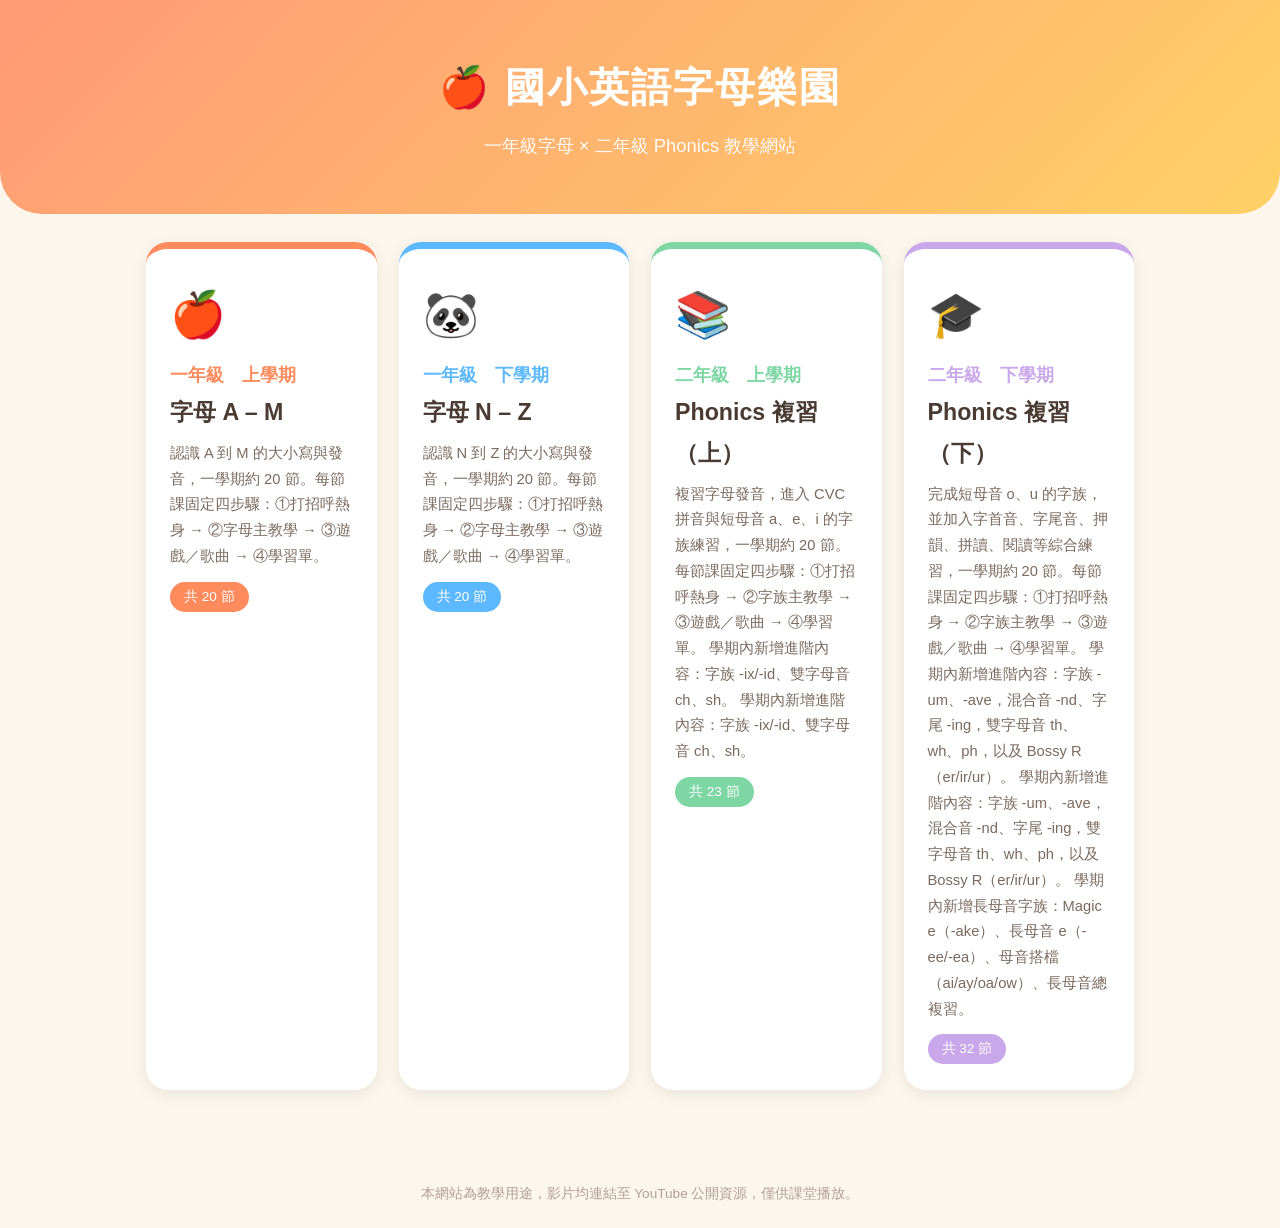
<file: index.html>
<!DOCTYPE html>
<html lang="zh-Hant">
<head>
  <meta charset="UTF-8">
  <meta name="viewport" content="width=device-width, initial-scale=1.0">
  <title>國小英語字母樂園</title>
  <link rel="stylesheet" href="style.css">
</head>
<body>
  <header class="hero">
    <h1>🍎 國小英語字母樂園</h1>
    <p id="subtitle"></p>
  </header>
  <main>
    <section class="module-grid" id="moduleGrid"></section>
  </main>
  <footer id="footer"></footer>
  <script src="lessons.js"></script>
  <script>
    document.getElementById('subtitle').textContent = SITE.subtitle;
    document.getElementById('footer').textContent = SITE.footer;
    const grid = document.getElementById('moduleGrid');
    MODULES.forEach(function (m) {
      const card = document.createElement('a');
      card.className = 'module-card';
      card.href = 'module.html?m=' + m.id;
      card.style.setProperty('--c', m.color);
      card.innerHTML =
        '<div class="module-emoji">' + m.emoji + '</div>' +
        '<h2>' + m.grade + '　' + m.semester + '</h2>' +
        '<h3>' + m.title + '</h3>' +
        '<p>' + m.description + '</p>' +
        '<span class="lesson-count">共 ' + m.lessons.length + ' 節</span>';
      grid.appendChild(card);
    });
  </script>
</body>
</html>
</file>
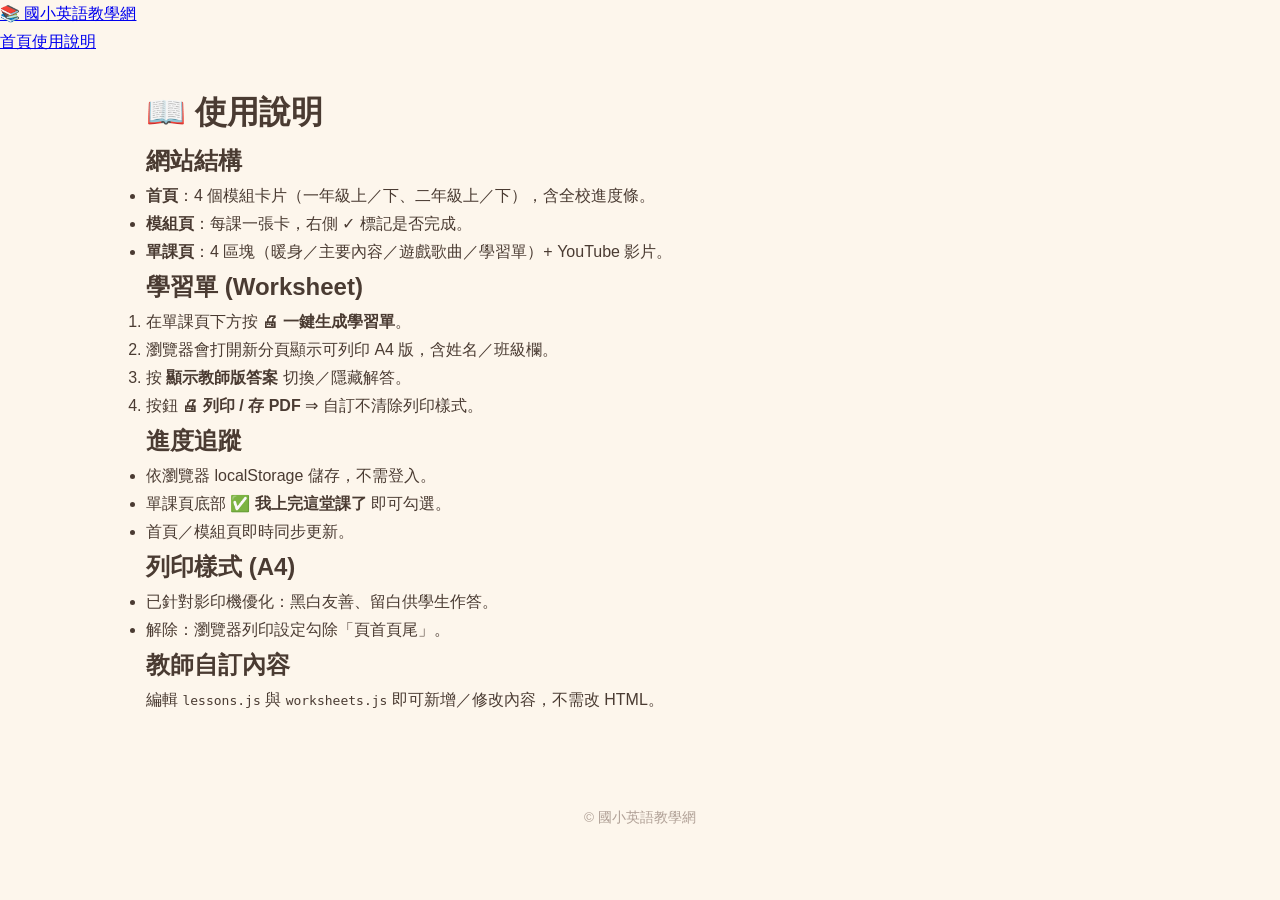
<file: howto.html>
<!DOCTYPE html><html lang="zh-Hant"><head>
<meta charset="UTF-8"><meta name="viewport" content="width=device-width,initial-scale=1">
<title>使用說明 - 國小英語教學網</title>
<link rel="stylesheet" href="style.css"></head><body>
<header class="topbar"><a class="brand" href="index.html">📚 國小英語教學網</a>
<nav><a href="index.html">首頁</a><a href="howto.html">使用說明</a></nav></header>
<main class="container">
<h1>📖 使用說明</h1>
<h2>網站結構</h2>
<ul>
<li><b>首頁</b>：4 個模組卡片（一年級上／下、二年級上／下），含全校進度條。</li>
<li><b>模組頁</b>：每課一張卡，右側 ✓ 標記是否完成。</li>
<li><b>單課頁</b>：4 區塊（暖身／主要內容／遊戲歌曲／學習單）+ YouTube 影片。</li>
</ul>
<h2>學習單 (Worksheet)</h2>
<ol>
<li>在單課頁下方按 <b>🖨 一鍵生成學習單</b>。</li>
<li>瀏覽器會打開新分頁顯示可列印 A4 版，含姓名／班級欄。</li>
<li>按 <b>顯示教師版答案</b> 切換／隱藏解答。</li>
<li>按鈕 <b>🖨 列印 / 存 PDF</b> ⇒ 自訂不清除列印樣式。</li>
</ol>
<h2>進度追蹤</h2>
<ul>
<li>依瀏覽器 localStorage 儲存，不需登入。</li>
<li>單課頁底部 <b>✅ 我上完這堂課了</b> 即可勾選。</li>
<li>首頁／模組頁即時同步更新。</li>
</ul>
<h2>列印樣式 (A4)</h2>
<ul>
<li>已針對影印機優化：黑白友善、留白供學生作答。</li>
<li>解除：瀏覽器列印設定勾除「頁首頁尾」。</li>
</ul>
<h2>教師自訂內容</h2>
<p>編輯 <code>lessons.js</code> 與 <code>worksheets.js</code> 即可新增／修改內容，不需改 HTML。</p>
</main><footer class="footer">© 國小英語教學網</footer>
<script src="progress.js"></script></body></html>
</file>
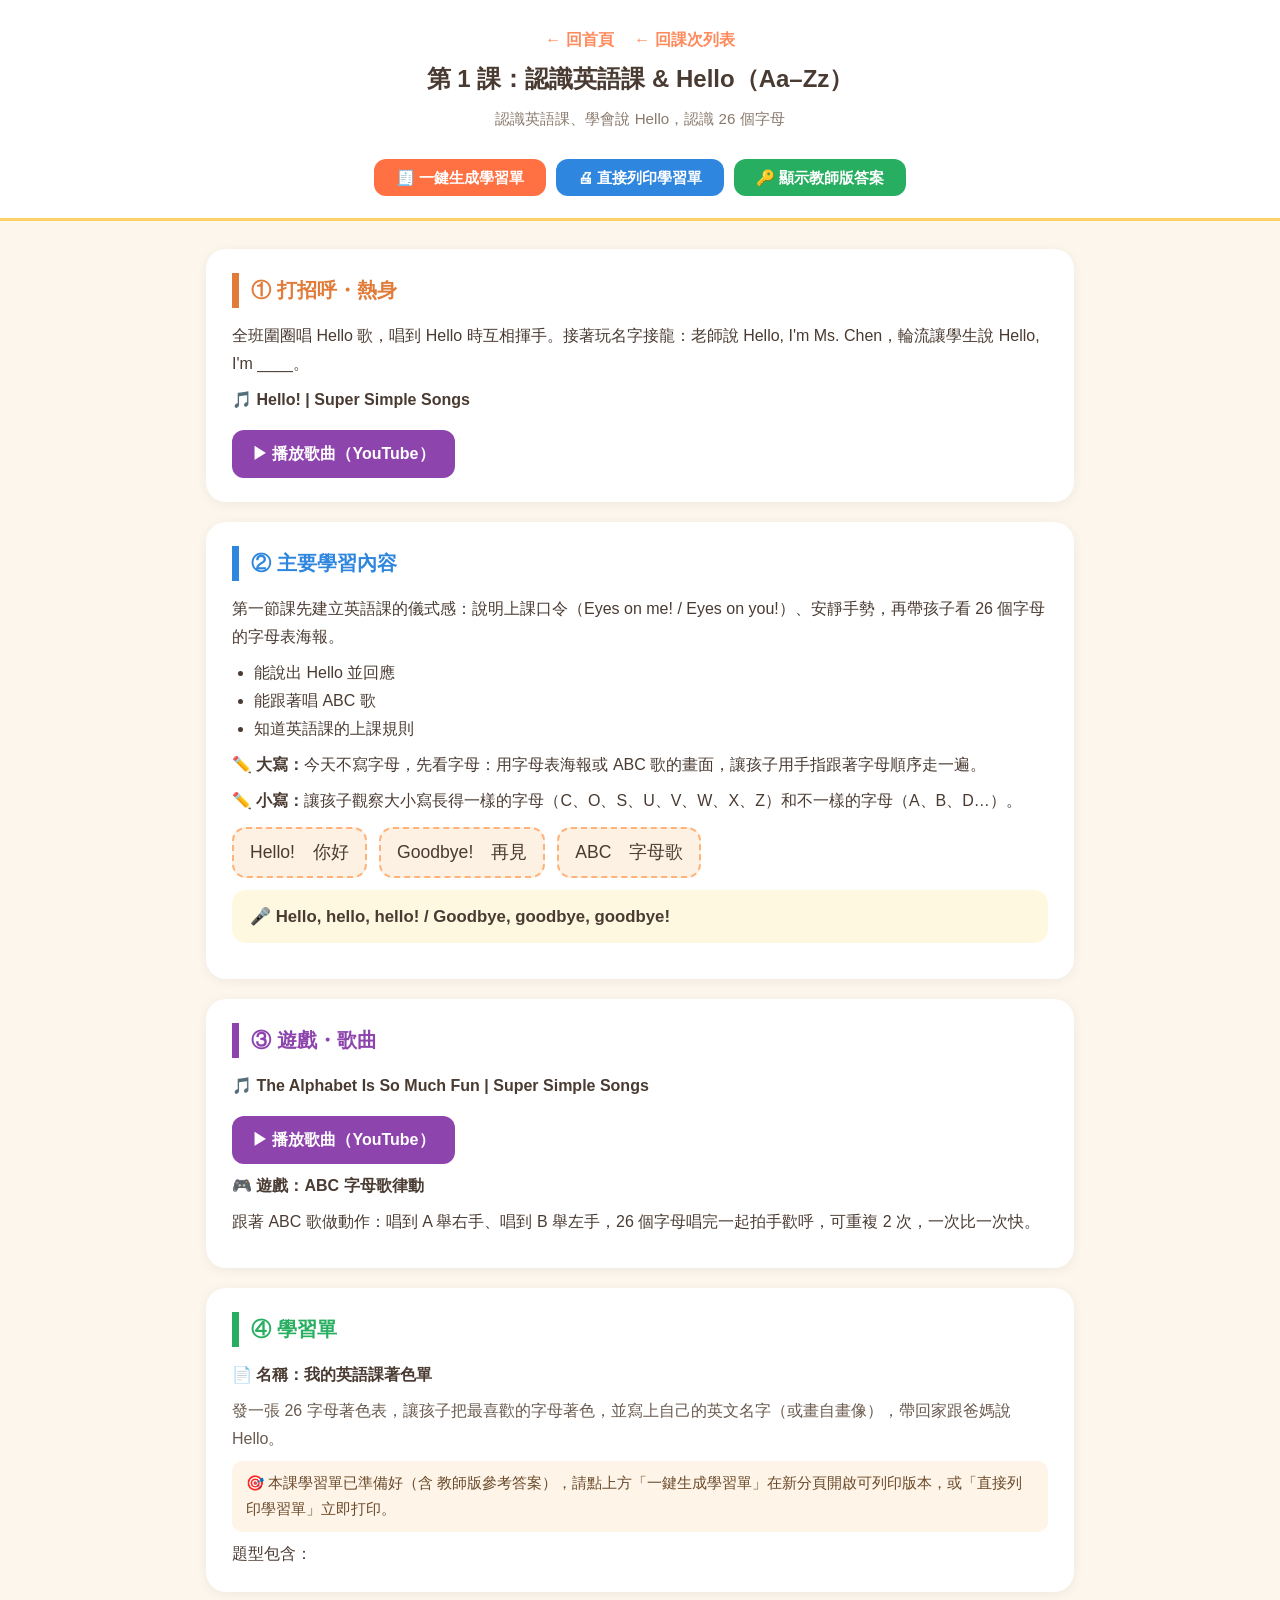
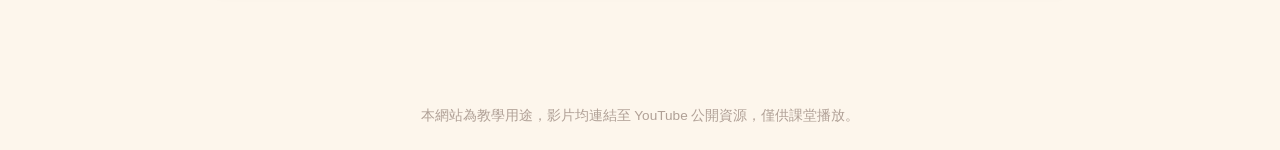
<file: lesson.html>
<!DOCTYPE html>
<html lang="zh-Hant">
<head>
  <meta charset="UTF-8">
  <meta name="viewport" content="width=device-width, initial-scale=1.0">
  <title>單課頁面</title>
  <link rel="stylesheet" href="style.css">
</head>
<body>
  <header class="page-header">
    <a class="back" href="index.html">← 回首頁</a>
    <a class="back" id="backModule" href="#">← 回課次列表</a>
    <h1 id="lTitle"></h1>
    <p id="lFocus"></p>
    <div class="lesson-tools" id="lessonTools">
      <button class="ws-btn ws-preview" id="btnPreviewWS" type="button">🧾 一鍵生成學習單</button>
      <button class="ws-btn ws-print" id="btnPrintWS" type="button">🖨 直接列印學習單</button>
      <button class="ws-btn ws-toggle" id="btnShowAnswers" type="button" aria-expanded="false">🔑 顯示教師版答案</button>
    </div>
  </header>
  <main class="lesson-body">
    <section class="block block-warmup">
      <h2>① 打招呼・熱身</h2>
      <div id="warmup"></div>
    </section>
    <section class="block block-main">
      <h2>② 主要學習內容</h2>
      <div id="main"></div>
    </section>
    <section class="block block-song">
      <h2>③ 遊戲・歌曲</h2>
      <div id="song"></div>
    </section>
    <section class="block block-worksheet">
      <h2>④ 學習單</h2>
      <div id="worksheet"></div>
      <pre id="wsPreview" class="ws-preview-box" style="display:none;"></pre>
      <pre id="wsAnswers" class="ws-answers-box" style="display:none;"></pre>
    </section>
  </main>
  <footer id="footer"></footer>
  <script src="progress.js"></script>
  <script src="worksheets.js"></script>
  <script src="lessons.js"></script>
  <script>
    function esc(s) { return String(s == null ? '' : s); }
    function songHtml(s) {
      if (!s || !s.url) return '';
      return '<p>🎵 <strong>' + esc(s.name) + '</strong></p>' +
        '<a class="song-btn" href="' + esc(s.url) + '" target="_blank" rel="noopener">▶ 播放歌曲（YouTube）</a>';
    }
    var params = new URLSearchParams(location.search);
    var m = MODULES.find(function (x) { return x.id === params.get('m'); }) || MODULES[0];
    var l = m.lessons.find(function (x) { return x.id === params.get('l'); }) || m.lessons[0];

    document.getElementById('lTitle').textContent = l.no + '：' + l.title + (l.tag ? '（' + l.tag + '）' : '');
    document.getElementById('lFocus').textContent = l.focus;
    document.getElementById('backModule').href = 'module.html?m=' + m.id;
    document.getElementById('footer').textContent = SITE.footer;

    var w = l.warmup || {};
    document.getElementById('warmup').innerHTML =
      '<p>' + esc(w.activity) + '</p>' +
      (w.song ? songHtml(w.song) : '');

    var mm = l.main || {};
    var mh = '<p>' + esc(mm.intro || '') + '</p>';
    if (l.objectives && l.objectives.length) {
      mh += '<ul>' + l.objectives.map(function (o) { return '<li>' + esc(o) + '</li>'; }).join('') + '</ul>';
    }
    if (mm.uppercase) mh += '<p><strong>✏️ 大寫：</strong>' + esc(mm.uppercase) + '</p>';
    if (mm.lowercase) mh += '<p><strong>✏️ 小寫：</strong>' + esc(mm.lowercase) + '</p>';
    if (mm.vocab && mm.vocab.length) {
      mh += '<div class="vocab">' + mm.vocab.map(function (v) {
        return '<span>' + esc(v.en) + '　' + esc(v.zh) + '</span>';
      }).join('') + '</div>';
    }
    if (mm.chant) mh += '<div class="chant">🎤 ' + esc(mm.chant) + '</div>';
    document.getElementById('main').innerHTML = mh;

    var s2 = l.song || {};
    var g2 = l.game || {};
    document.getElementById('song').innerHTML =
      (s2.name || s2.url ? songHtml(s2) : '') +
      '<p><strong>🎮 遊戲：' + esc(g2.name || '') + '</strong></p>' +
      '<p>' + esc(g2.rules || '') + '</p>';

    var ws = l.worksheet || {};
    var html = '<p><strong>📄 名稱：' + esc(ws.name || '') + '</strong></p>' +
               '<p style="color:#6a5a4e;">' + esc(ws.description || '') + '</p>';
    try {
      var r = Worksheets.build(m, l);
      html += '<p class="ws-meta">🎯 本課學習單已準備好（含 ' +
              (r && r.answers ? '教師版參考答案' : '活動設計') +
              '），請點上方「一鍵生成學習單」在新分頁開啟可列印版本，或「直接列印學習單」立即打印。</p>';
      html += '<div class="ws-chips">題型包含：';
      var chips = document.createDocumentFragment();
      document.getElementById('worksheet').innerHTML = html;
      window.__ws = r;
    } catch (e) {
      document.getElementById('worksheet').innerHTML = html +
        '<p style="color:#c05621;margin-top:8px;">⚠️ 學習單生成失敗：' + esc(e.message) + '</p>';
    }

    document.getElementById('btnPreviewWS').addEventListener('click', function () {
      Worksheets.open(m, l, 'preview');
    });
    document.getElementById('btnPrintWS').addEventListener('click', function () {
      Worksheets.open(m, l, 'print');
    });
    var btnAns = document.getElementById('btnShowAnswers');
    var ansBox = document.getElementById('wsAnswers');
    btnAns.addEventListener('click', function () {
      if (ansBox.style.display === 'none') {
        Worksheets.showAnswers(m, l, ansBox);
        ansBox.style.display = 'block';
        btnAns.textContent = '🔑 隱藏教師版答案';
        btnAns.setAttribute('aria-expanded', 'true');
      } else {
        ansBox.style.display = 'none';
        btnAns.textContent = '🔑 顯示教師版答案';
        btnAns.setAttribute('aria-expanded', 'false');
      }
    });
  </script>
</body>
</html>
</file>
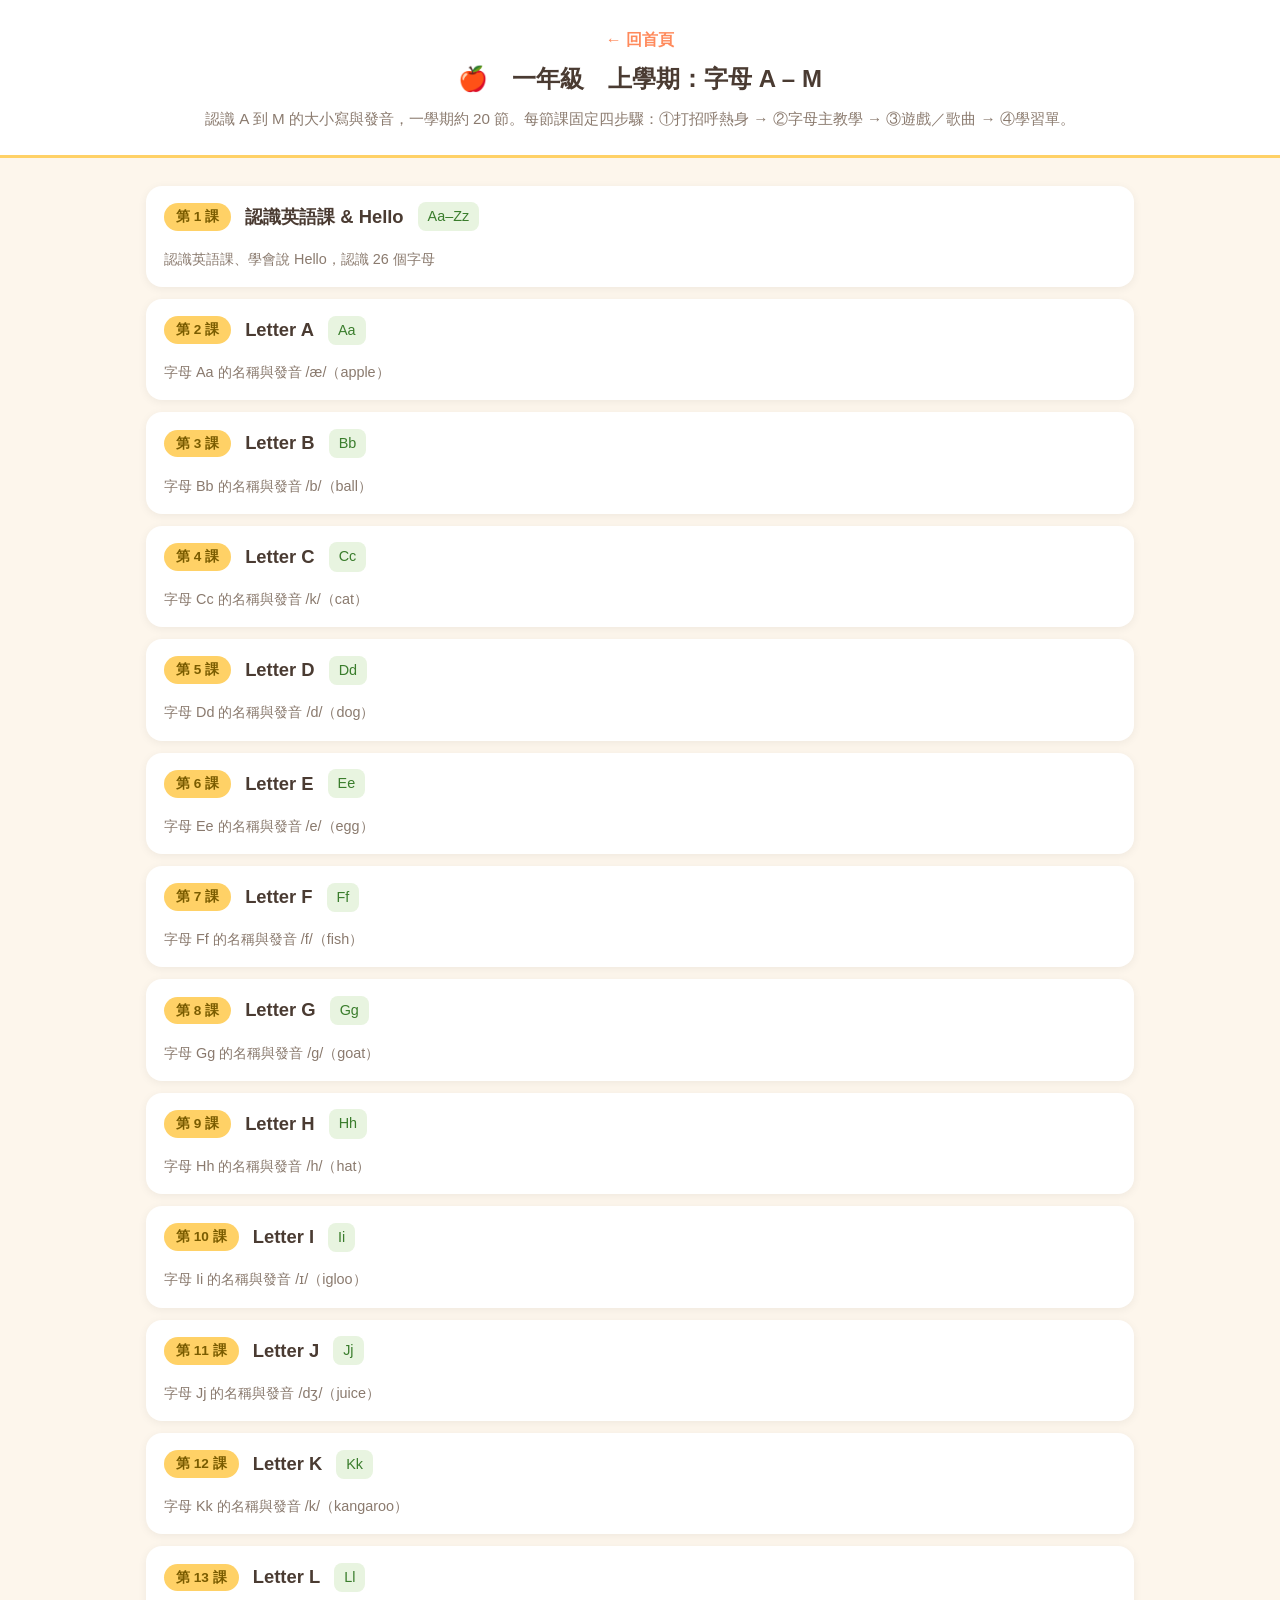
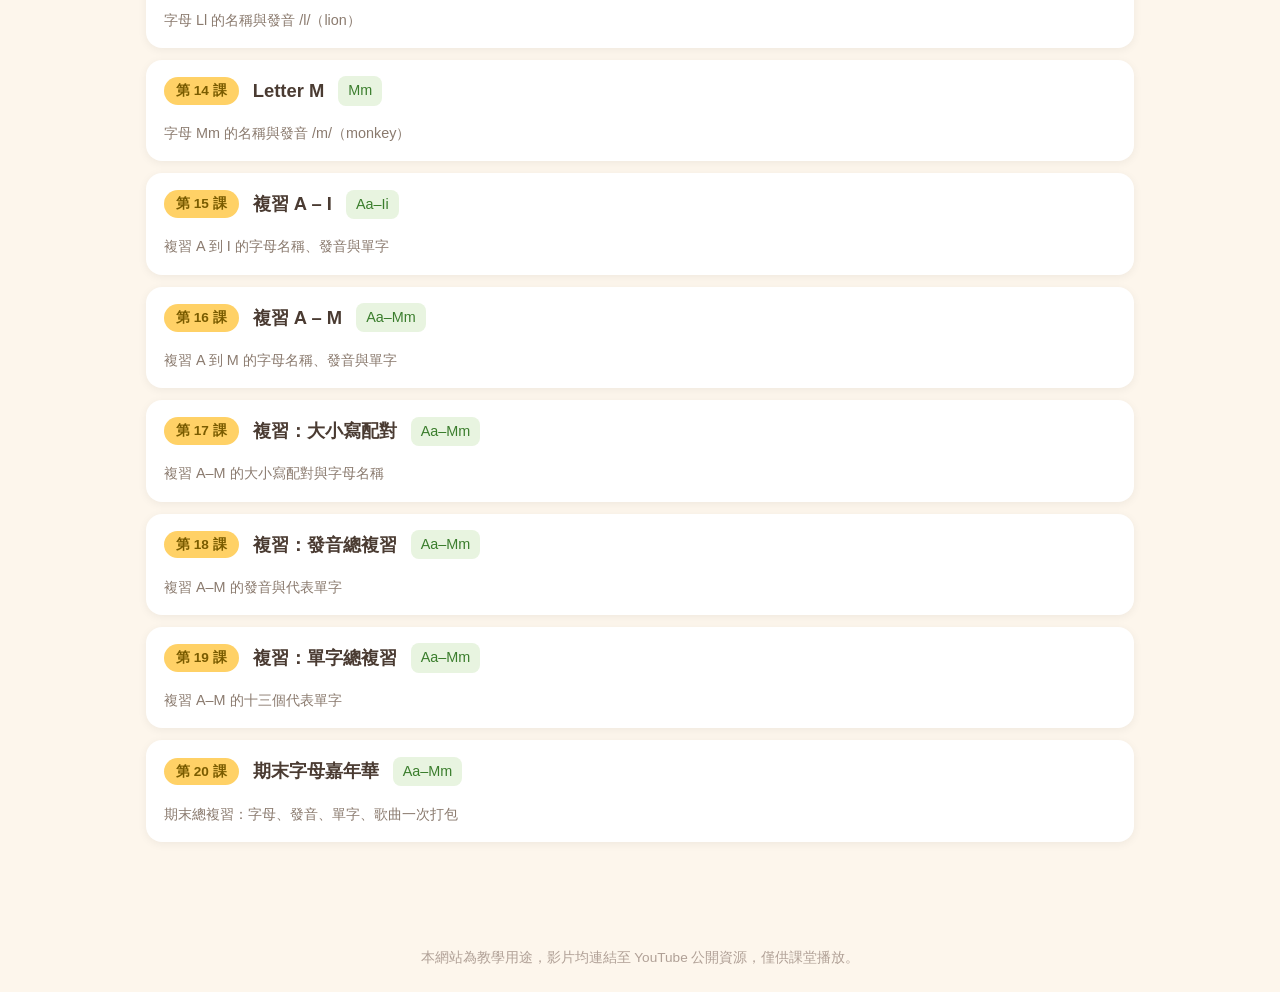
<file: module.html>
<!DOCTYPE html>
<html lang="zh-Hant">
<head>
  <meta charset="UTF-8">
  <meta name="viewport" content="width=device-width, initial-scale=1.0">
  <title>課次列表</title>
  <link rel="stylesheet" href="style.css">
</head>
<body>
  <header class="page-header">
    <a class="back" href="index.html">← 回首頁</a>
    <h1 id="mTitle"></h1>
    <p id="mDesc"></p>
  </header>
  <main>
    <ol class="lesson-list" id="lessonList"></ol>
  </main>
  <footer id="footer"></footer>
  <script src="lessons.js"></script>
  <script>
    const params = new URLSearchParams(location.search);
    const m = MODULES.find(function (x) { return x.id === params.get('m'); }) || MODULES[0];
    document.getElementById('mTitle').textContent = m.emoji + '　' + m.grade + '　' + m.semester + '：' + m.title;
    document.getElementById('mDesc').textContent = m.description;
    document.getElementById('footer').textContent = SITE.footer;
    const list = document.getElementById('lessonList');
    m.lessons.forEach(function (l) {
      const li = document.createElement('li');
      li.innerHTML =
        '<a href="lesson.html?m=' + m.id + '&l=' + l.id + '">' +
        '<span class="lesson-no">' + l.no + '</span>' +
        '<span class="lesson-title">' + l.title + '</span>' +
        (l.tag ? '<span class="lesson-tag">' + l.tag + '</span>' : '') +
        '<span class="lesson-focus">' + l.focus + '</span>' +
        '</a>';
      list.appendChild(li);
    });
  </script>
</body>
</html>
</file>
<file: style.css>
* { box-sizing: border-box; margin: 0; padding: 0; }
body {
  font-family: "Microsoft JhengHei", "PingFang TC", "Noto Sans TC", "Heiti TC", sans-serif;
  background: #fdf6ec; color: #4a3b32; line-height: 1.75;
}
.hero {
  background: linear-gradient(135deg, #ff9a76, #ffd166);
  padding: 52px 20px; text-align: center; color: #fff;
  border-radius: 0 0 42px 42px;
}
.hero h1 { font-size: 2.5rem; letter-spacing: 2px; }
.hero p { font-size: 1.15rem; opacity: .95; margin-top: 8px; }
main { max-width: 1020px; margin: 0 auto; padding: 28px 16px 70px; }
.module-grid { display: grid; grid-template-columns: repeat(auto-fit, minmax(230px, 1fr)); gap: 22px; }
.module-card {
  --c: #ff8a5c; display: block; background: #fff; border-radius: 22px; padding: 26px 24px;
  text-decoration: none; color: inherit; box-shadow: 0 4px 16px rgba(0,0,0,.08);
  border-top: 7px solid var(--c); transition: transform .18s, box-shadow .18s;
}
.module-card:hover { transform: translateY(-5px); box-shadow: 0 10px 24px rgba(0,0,0,.14); }
.module-emoji { font-size: 2.8rem; }
.module-card h2 { color: var(--c); font-size: 1.1rem; margin-top: 6px; }
.module-card h3 { font-size: 1.45rem; margin: 2px 0 8px; }
.module-card p { font-size: .92rem; color: #7a6a5e; }
.lesson-count { display: inline-block; margin-top: 12px; background: var(--c); color: #fff; padding: 3px 14px; border-radius: 20px; font-size: .85rem; }
.page-header { background: #fff; padding: 22px 16px; text-align: center; border-bottom: 3px solid #ffd166; }
.page-header h1 { color: #4a3b32; font-size: 1.5rem; }
.page-header p { color: #8a7a6e; margin-top: 6px; font-size: .95rem; }
.back { display: inline-block; margin: 4px 8px; color: #ff8a5c; text-decoration: none; font-weight: bold; }
.back:hover { text-decoration: underline; }
.lesson-list { list-style: none; }
.lesson-list li { background: #fff; border-radius: 16px; margin-bottom: 12px; box-shadow: 0 2px 10px rgba(0,0,0,.06); overflow: hidden; }
.lesson-list a { display: flex; align-items: center; gap: 14px; padding: 15px 18px; text-decoration: none; color: inherit; flex-wrap: wrap; }
.lesson-list a:hover { background: #fffaf2; }
.lesson-no { background: #ffd166; color: #7a5c00; border-radius: 20px; padding: 2px 12px; font-weight: bold; font-size: .85rem; white-space: nowrap; }
.lesson-title { font-size: 1.15rem; font-weight: bold; }
.lesson-tag { background: #e8f4e0; color: #3a7d2c; border-radius: 8px; padding: 2px 10px; font-size: .9rem; }
.lesson-focus { color: #8a7a6e; font-size: .9rem; width: 100%; }
.lesson-body { max-width: 900px; }
.block { background: #fff; border-radius: 20px; padding: 24px 26px; margin-bottom: 20px; box-shadow: 0 2px 12px rgba(0,0,0,.06); }
.block h2 { margin-bottom: 14px; font-size: 1.25rem; }
.block-warmup h2 { color: #e07b39; border-left: 7px solid #e07b39; padding-left: 12px; }
.block-main h2 { color: #2e86de; border-left: 7px solid #2e86de; padding-left: 12px; }
.block-song h2 { color: #8e44ad; border-left: 7px solid #8e44ad; padding-left: 12px; }
.block-worksheet h2 { color: #27ae60; border-left: 7px solid #27ae60; padding-left: 12px; }
.block ul { margin: 8px 0 8px 22px; }
.block p { margin: 8px 0; }
.vocab { display: flex; gap: 12px; flex-wrap: wrap; margin: 12px 0; }
.vocab span { background: #fdf1e3; border: 2px dashed #ffb37a; border-radius: 14px; padding: 8px 16px; font-size: 1.1rem; }
.chant { background: #fff8e1; border-radius: 14px; padding: 12px 18px; margin: 12px 0; font-weight: bold; font-size: 1.05rem; }
.song-btn { display: inline-block; background: #8e44ad; color: #fff; padding: 10px 20px; border-radius: 12px; text-decoration: none; margin-top: 8px; font-weight: bold; }
.song-btn:hover { background: #6d2e8f; }
button { background: #27ae60; color: #fff; border: none; padding: 11px 22px; border-radius: 12px; font-size: 1rem; cursor: pointer; margin-top: 12px; font-weight: bold; }
button:hover { background: #1e8e4e; }
footer { text-align: center; color: #b0a096; padding: 22px; font-size: .85rem; }
.howto { background: #fff; border-radius: 20px; padding: 26px 30px; box-shadow: 0 2px 12px rgba(0,0,0,.06); }
.howto h2 { color: #2e86de; margin: 22px 0 10px; border-left: 7px solid #2e86de; padding-left: 12px; }
.howto h2:first-child { margin-top: 0; }
.howto ol, .howto ul { margin: 8px 0 8px 24px; }
.howto code { background: #fdf1e3; color: #c05621; padding: 2px 8px; border-radius: 6px; font-size: .95em; }
.howto pre { background: #2d2a26; color: #f5e9dc; padding: 16px 18px; border-radius: 12px; overflow-x: auto; font-size: .9rem; margin: 10px 0; }
@media (max-width: 600px) {
  .hero h1 { font-size: 1.8rem; }
  .block { padding: 18px 16px; }
}
@media print {
  header, .back, button, footer { display: none !important; }
  body { background: #fff; }
  main { padding: 0; }
  .block { box-shadow: none; border: 1px solid #ccc; page-break-inside: avoid; }
}

/* === 學習單按鈕與預覽區 === */
.lesson-tools { display: flex; flex-wrap: wrap; gap: 10px; margin-top: 14px; justify-content: center; }
.ws-btn {
  display: inline-block; padding: 11px 22px; border-radius: 12px; font-weight: bold;
  text-decoration: none; border: none; cursor: pointer; font-size: .95rem; line-height: 1;
  transition: background .18s ease, transform .18s ease;
}
.ws-btn:hover { transform: translateY(-1px); }
.ws-preview  { background: #ff7043; color: #fff; }
.ws-preview:hover  { background: #ff5722; }
.ws-print    { background: #2e86de; color: #fff; }
.ws-print:hover    { background: #1c5fb3; }
.ws-toggle   { background: #27ae60; color: #fff; }
.ws-toggle:hover   { background: #1e8e4e; }
.ws-meta { background: #fff4e8; padding: 10px 14px; border-radius: 10px; margin: 14px 0 8px; color: #6a4a2a; font-size: .92rem; }
.ws-preview-box, .ws-answers-box {
  background: #f4fafc; padding: 16px 20px; border-radius: 12px;
  white-space: pre-wrap; font-family: ui-monospace, Consolas, "Courier New", monospace;
  font-size: .9rem; line-height: 1.7; border-left: 5px solid #2e86de;
  margin-top: 14px; max-height: 400px; overflow-y: auto;
}
.ws-answers-box { border-left-color: #27ae60; background: #f1fbf3; }
@media (max-width: 600px) {
  .ws-btn { padding: 9px 14px; font-size: .85rem; }
}
@media print {
  .lesson-tools, .ws-preview-box, .ws-answers-box { display: none !important; }
}

/* === Worksheet (學習單) 列印/預覽樣式 === */
@import "worksheets.css";

.ws-body{font-size:1.05rem;line-height:1.95;font-family:"Noto Sans TC","Microsoft JhengHei",sans-serif;background:#fffdf7;padding:18px 22px;border:1px solid #eee;border-radius:10px;color:#222;}
.ws-body hr{border:none;border-top:1.5px dashed #aaa;margin:14px 0;}
.ws-body div{margin:6px 0;}
.ws-body .ws-line{display:inline-block;border-bottom:1px solid #333;min-width:60%;height:1.4em;vertical-align:bottom;}
@media print{
  .no-print,button.print-btn{display:none!important;}
  body{font-size:11.5pt;background:#fff;}
  .ws-body{border:none;background:#fff;padding:0;}
}
</file>
